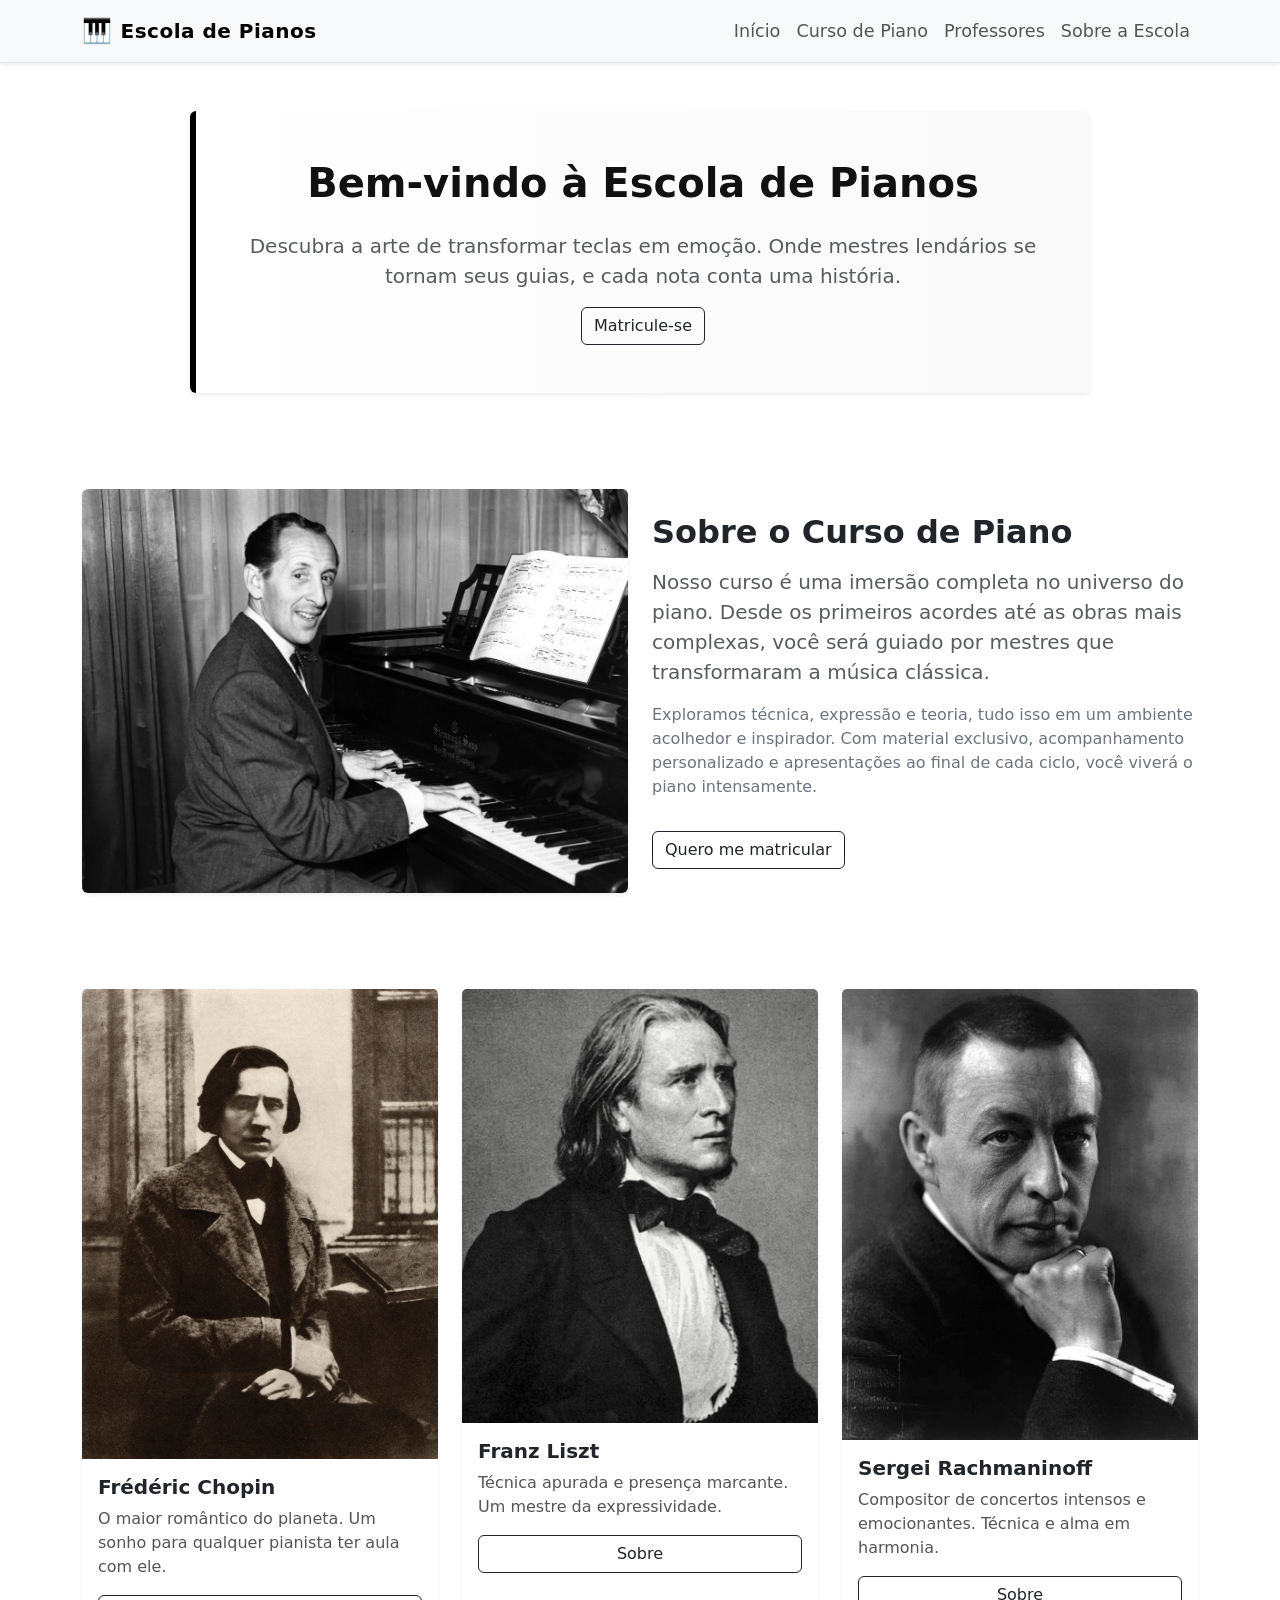
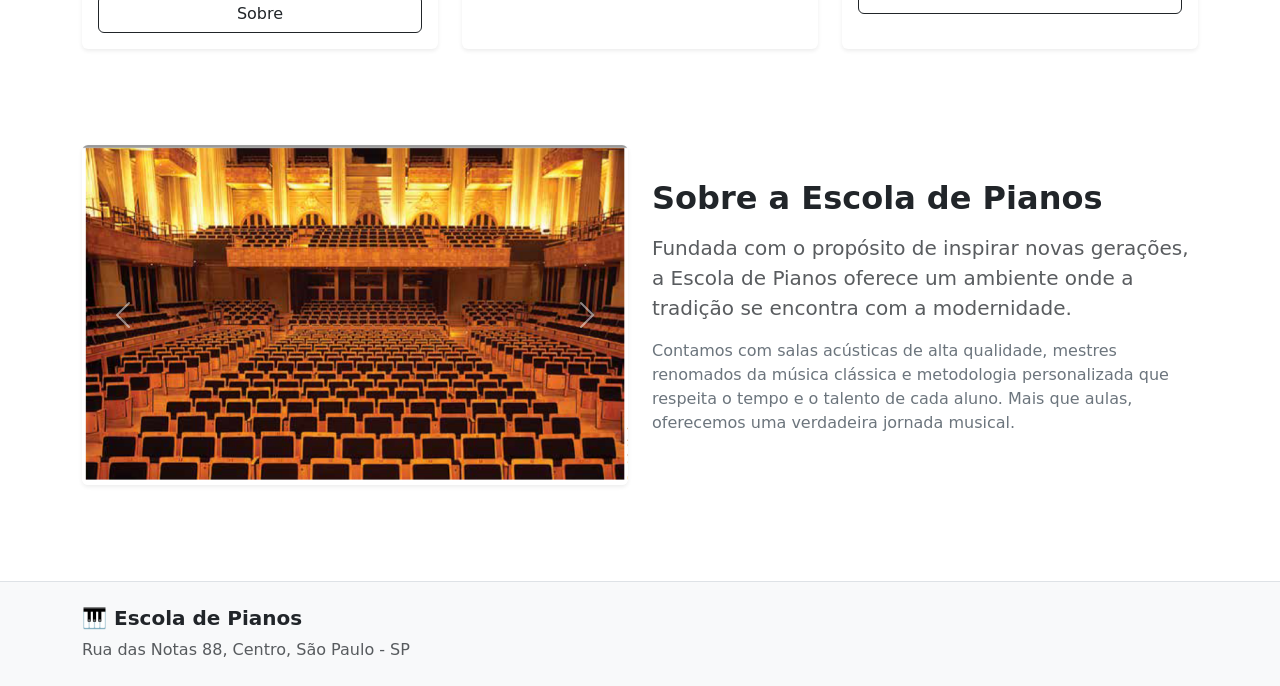
<file: index.html>
<!DOCTYPE html>
<html lang="pt-br">
<head>
  <meta charset="UTF-8">
  <meta name="viewport" content="width=device-width, initial-scale=1.0">
  <title>Escola de Pianos</title>
  <link rel="stylesheet" href="style.css">
  <link href="https://cdn.jsdelivr.net/npm/bootstrap@5.3.3/dist/css/bootstrap.min.css" rel="stylesheet">
  <style>
    html {
      scroll-behavior: smooth;
    }
  </style>
</head>
<body>

  
  <nav class="navbar navbar-expand-lg navbar-light bg-light shadow-sm">
    <div class="container d-flex justify-content-between align-items-center">
      <a class="navbar-brand fw-bold d-flex align-items-center" href="#">
        <span class="me-2 fs-4">🎹</span> Escola de Pianos
      </a>
  
    
  
      <button class="navbar-toggler" type="button" data-bs-toggle="collapse"
              data-bs-target="#navbarNav" aria-controls="navbarNav"
              aria-expanded="false" aria-label="Toggle navigation">
        <span class="navbar-toggler-icon"></span>
      </button>
      
      <div class="collapse navbar-collapse" id="navbarNav">
        <ul class="navbar-nav ms-auto">
          <li class="nav-item">
            <a class="nav-link" href="index.html">Início</a>
          </li>
          <li class="nav-item">
            <a class="nav-link" href="#curso">Curso de Piano</a>
          </li>
          <li class="nav-item">
            <a class="nav-link" href="#professores">Professores</a>
          </li>
          <li class="nav-item">
            <a class="nav-link" href="#sobre">Sobre a Escola</a>
          </li>
         
        
          
          </li>
        </ul>
      </div>
    </div>
  </nav>
  <section class="container my-5">
    <div class="hero-box p-5 rounded text-center shadow-sm">
      <h1 class="display-5 fw-bold mb-4">Bem-vindo à Escola de Pianos</h1>
      <p class="lead text-muted">
        Descubra a arte de transformar teclas em emoção. Onde mestres lendários se tornam seus guias, e cada nota conta uma história.
      </p>
      <button class="btn btn-outline-dark w-60" data-bs-toggle="modal" data-bs-target="#formModal">Matricule-se</button>
    </div>
  </section>
  <section id="curso" class="container py-5">
    <div class="row align-items-center">
      <div class="col-md-6">
        <img src="./img/piano-curso.png" alt="Curso de Piano" class="img-fluid rounded shadow-sm">
      </div>
      <div class="col-md-6 mt-4 mt-md-0">
        <h2 class="fw-bold mb-3">Sobre o Curso de Piano</h2>
        <p class="lead text-muted">
          Nosso curso é uma imersão completa no universo do piano. Desde os primeiros acordes até as obras mais complexas, você será guiado por mestres que transformaram a música clássica.
        </p>
        <p class="text-secondary">
          Exploramos técnica, expressão e teoria, tudo isso em um ambiente acolhedor e inspirador. Com material exclusivo, acompanhamento personalizado e apresentações ao final de cada ciclo, você viverá o piano intensamente.
        </p>
        <button type="button" class="btn btn-outline-dark mt-3" data-bs-toggle="modal" data-bs-target="#formModal">
          Quero me matricular
        </button>
        
      </div>
    </div>
  </section>
  <section id="professores" class="container py-5">
    <div class="row g-4 justify-content-center">
      <div class="col-md-4 col-sm-6">
        <div class="card h-100 border-0 shadow-sm">
          <img src="./img/chopin.png" class="card-img-top" alt="Frédéric Chopin">
          <div class="card-body">
            <h5 class="card-title">Frédéric Chopin</h5>
            <p class="card-text">O maior romântico do planeta. Um sonho para qualquer pianista ter aula com ele.</p>
            <a href="chopin.html" class="btn btn-outline-dark w-100">Sobre</a>
          </div>
        </div>
      </div>

      <div class="col-md-4 col-sm-6">
        <div class="card h-100 border-0 shadow-sm">
          <img src="./img/lizst.png" class="card-img-top" alt="Franz Liszt">
          <div class="card-body">
            <h5 class="card-title">Franz Liszt</h5>
            <p class="card-text">Técnica apurada e presença marcante. Um mestre da expressividade.</p>
            <a href="liszt.html" class="btn btn-outline-dark w-100">Sobre</a>
          </div>
        </div>
      </div>

      <div class="col-md-4 col-sm-6">
        <div class="card h-100 border-0 shadow-sm">
          <img src="./img/rachmaninoff.png" class="card-img-top" alt="Sergei Rachmaninoff">
          <div class="card-body">
            <h5 class="card-title">Sergei Rachmaninoff</h5>
            <p class="card-text">Compositor de concertos intensos e emocionantes. Técnica e alma em harmonia.</p>
            <a href="rach.html" class="btn btn-outline-dark w-100">Sobre</a>
          </div>
        </div>
      </div>
    </div>
  </section>
  <script src="https://cdn.jsdelivr.net/npm/bootstrap@5.3.3/dist/js/bootstrap.bundle.min.js"></script>
  <div class="modal fade" id="formModal" tabindex="-1" aria-labelledby="formModalLabel" aria-hidden="true">
    <div class="modal-dialog">
      <div class="modal-content shadow">
        <div class="modal-header">
          <h5 class="modal-title" id="formModalLabel">Matricule-se</h5>
          <button type="button" class="btn-close" data-bs-dismiss="modal" aria-label="Fechar"></button>
        </div>
        <div class="modal-body">
          <form>
            <div class="mb-3">
              <label for="nome" class="form-label">Nome</label>
              <input type="text" class="form-control" id="nome" placeholder="Seu nome" required>
            </div>
            <div class="mb-3">
              <label for="email" class="form-label">E-mail</label>
              <input type="email" class="form-control" id="email" placeholder="seuemail@exemplo.com" required>
            </div>
            <div class="mb-3">
              <label for="mensagem" class="form-label">Mensagem</label>
              <textarea class="form-control" id="mensagem" rows="3" placeholder="Digite sua mensagem..." required></textarea>
            </div>
            <button type="submit" class="btn btn-dark w-100">Enviar</button>
          </form>
        </div>
      </div>
    </div>
  </div>
  
  <section id="sobre" class="container py-5">
    <div class="row align-items-center">
      <div class="col-md-6 mb-4 mb-md-0">
        <div id="carouselEscola" class="carousel slide shadow-sm rounded" data-bs-ride="carousel">
          <div class="carousel-inner rounded">
            <div class="carousel-item active">
              <img src="./img/escola4.png" class="d-block w-100" alt="Sala de aula 1">
            </div>
            <div class="carousel-item">
              <img src="./img/escola2.png" class="d-block w-100" alt="Sala de aula 2">
            </div>
            <div class="carousel-item">
              <img src="./img/escola3.png" class="d-block w-100" alt="Apresentação de alunos">
            </div>
          </div>
          <button class="carousel-control-prev" type="button" data-bs-target="#carouselEscola" data-bs-slide="prev">
            <span class="carousel-control-prev-icon" aria-hidden="true"></span>
          </button>
          <button class="carousel-control-next" type="button" data-bs-target="#carouselEscola" data-bs-slide="next">
            <span class="carousel-control-next-icon" aria-hidden="true"></span>
          </button>
        </div>
      </div>
      <div class="col-md-6">
        <h2 class="fw-bold mb-3">Sobre a Escola de Pianos</h2>
        <p class="lead text-muted">
          Fundada com o propósito de inspirar novas gerações, a Escola de Pianos oferece um ambiente onde a tradição se encontra com a modernidade. 
        </p>
        <p class="text-secondary">
          Contamos com salas acústicas de alta qualidade, mestres renomados da música clássica e metodologia personalizada que respeita o tempo e o talento de cada aluno. Mais que aulas, oferecemos uma verdadeira jornada musical.
        </p>
      </div>
    </div>
  </section>
  <footer class="bg-light text-center text-lg-start border-top mt-5">
    <div class="container py-4">
      <div class="row align-items-center justify-content-between">
  
        <div class="col-md-4 text-md-start mb-3 mb-md-0">
          <h5 class="fw-bold">🎹 Escola de Pianos</h5>
          <p class="mb-0 text-muted">Rua das Notas 88, Centro, São Paulo - SP</p>
        </div>
  
        <div class="col-md-4 text-md-end">
          <a href="https://www.instagram.com" target="_blank" class="text-dark me-3">
            <i class="bi bi-instagram fs-4"></i>
          </a>
          <a href="https://wa.me/5511999999999" target="_blank" class="text-dark">
            <i class="bi bi-whatsapp fs-4"></i>
          </a>
        </div>
  
      </div>
    </div>
  </footer>
</body>
</html>
</file>
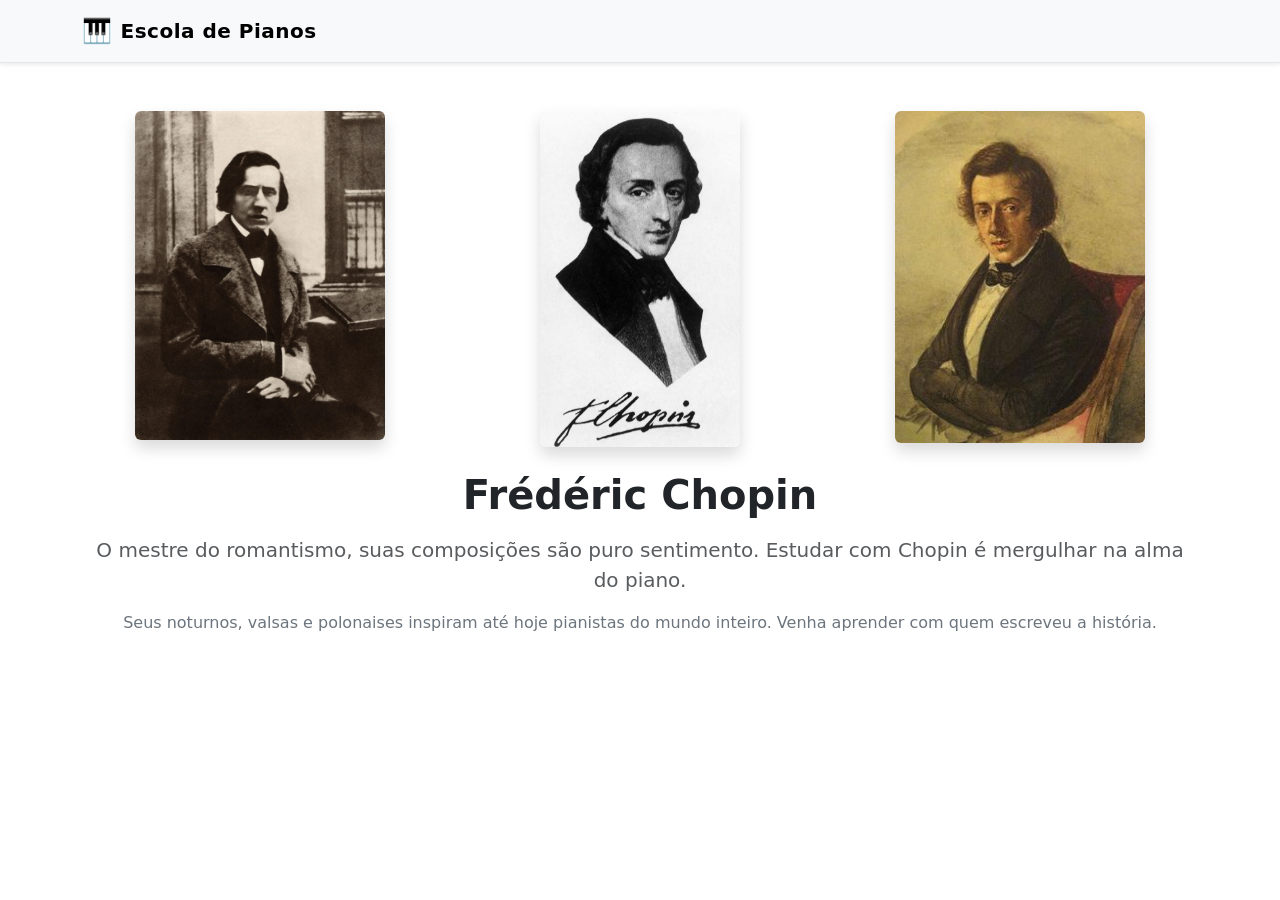
<file: chopin.html>
<!DOCTYPE html>
<html lang="pt-br">
<head>
  <meta charset="UTF-8" />
  <meta name="viewport" content="width=device-width, initial-scale=1.0" />
  <title>Frédéric Chopin - Escola de Pianos</title>
  <link rel="stylesheet" href="style.css" />
  <link href="https://cdn.jsdelivr.net/npm/bootstrap@5.3.3/dist/css/bootstrap.min.css" rel="stylesheet" />
</head>
<body>
    <nav class="navbar navbar-expand-lg navbar-light bg-light shadow-sm">
        <div class="container">
          <a class="navbar-brand fw-bold d-flex align-items-center" href="index.html">
            <span class="me-2 fs-4">🎹</span> Escola de Pianos
          </a>
         
          <button class="navbar-toggler" type="button" data-bs-toggle="collapse"
                  data-bs-target="#navbarNav" aria-controls="navbarNav"
                  aria-expanded="false" aria-label="Toggle navigation">
            <span class="navbar-toggler-icon"></span>
          </button>
          
        </div>
      </nav>
      <section class="container my-5 text-center">
        <div class="row justify-content-center g-4 mb-4">
          <div class="col-md-4 col-sm-6">
            <img src="./img/chopin.png" class="img-fluid rounded shadow" style="max-width: 70%;" alt="Chopin 1">
          </div>
          <div class="col-md-4 col-sm-6">
            <img src="./img/chopin6.png" class="img-fluid rounded shadow" style="max-width: 56%;" alt="Chopin 2">
          </div>
          <div class="col-md-4 col-sm-6">
            <img src="./img/chopin4.png" class="img-fluid rounded shadow" style="max-width: 70%;" alt="Chopin 3">
          </div>
        </div>
        
        <h1 class="fw-bold">Frédéric Chopin</h1>
        <p class="lead mt-3 text-muted">
          O mestre do romantismo, suas composições são puro sentimento. Estudar com Chopin é mergulhar na alma do piano.
        </p>
        <p class="text-secondary">
          Seus noturnos, valsas e polonaises inspiram até hoje pianistas do mundo inteiro. Venha aprender com quem escreveu a história.
        </p>
      </section>
</body>
</html>
</file>
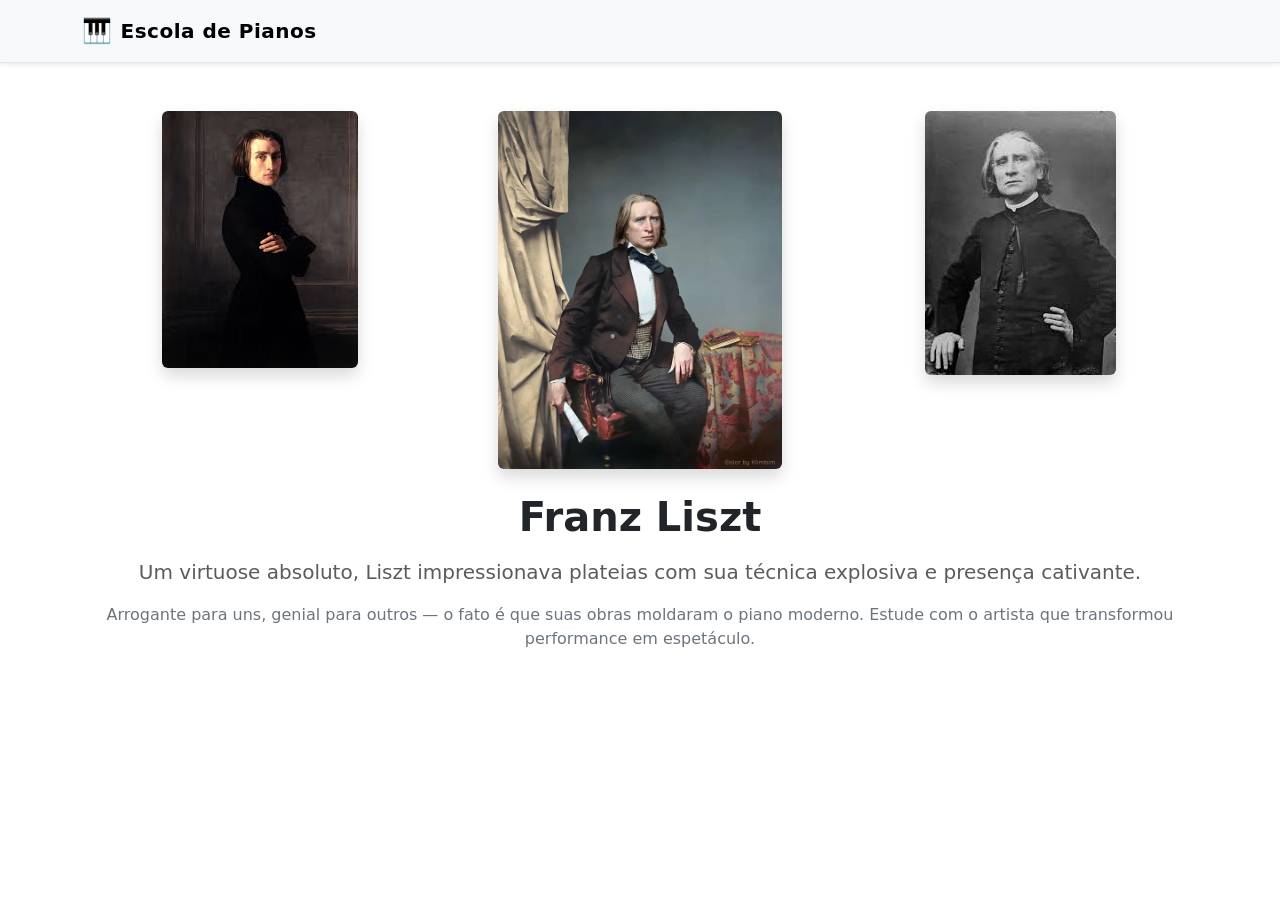
<file: liszt.html>
<!DOCTYPE html>
<html lang="pt-br">
<head>
  <meta charset="UTF-8" />
  <meta name="viewport" content="width=device-width, initial-scale=1.0" />
  <title>Franz Liszt - Escola de Pianos</title>
  <link rel="stylesheet" href="style.css" />
  <link href="https://cdn.jsdelivr.net/npm/bootstrap@5.3.3/dist/css/bootstrap.min.css" rel="stylesheet" />
</head>
<body>
    <nav class="navbar navbar-expand-lg navbar-light bg-light shadow-sm">
        <div class="container">
          <a class="navbar-brand fw-bold d-flex align-items-center" href="index.html">
            <span class="me-2 fs-4">🎹</span> Escola de Pianos
          </a>
         
          <button class="navbar-toggler" type="button" data-bs-toggle="collapse"
                  data-bs-target="#navbarNav" aria-controls="navbarNav"
                  aria-expanded="false" aria-label="Toggle navigation">
            <span class="navbar-toggler-icon"></span>
          </button>
          
        </div>
      </nav>

      <section class="container my-5 text-center">
        <div class="row justify-content-center g-4 mb-4">
          <div class="col-md-4 col-sm-6">
            <img src="./img/liszt1.png" class="img-fluid rounded shadow" style="max-width: 100%;" alt="Liszt 1">
          </div>
          <div class="col-md-4 col-sm-6">
            <img src="./img/liszt4.png" class="img-fluid rounded shadow" style="max-width: 80%;" alt="Liszt 2">
          </div>
          <div class="col-md-4 col-sm-6">
            <img src="./img/liszt5.png" class="img-fluid rounded shadow" style="max-width: 100%;" alt="Liszt 3">
          </div>
        </div>
        
        <h1 class="fw-bold">Franz Liszt</h1>
<p class="lead mt-3 text-muted">
  Um virtuose absoluto, Liszt impressionava plateias com sua técnica explosiva e presença cativante. 
</p>
<p class="text-secondary">
  Arrogante para uns, genial para outros — o fato é que suas obras moldaram o piano moderno. Estude com o artista que transformou performance em espetáculo.
</p>
      </section>
</body>
</html>
</file>
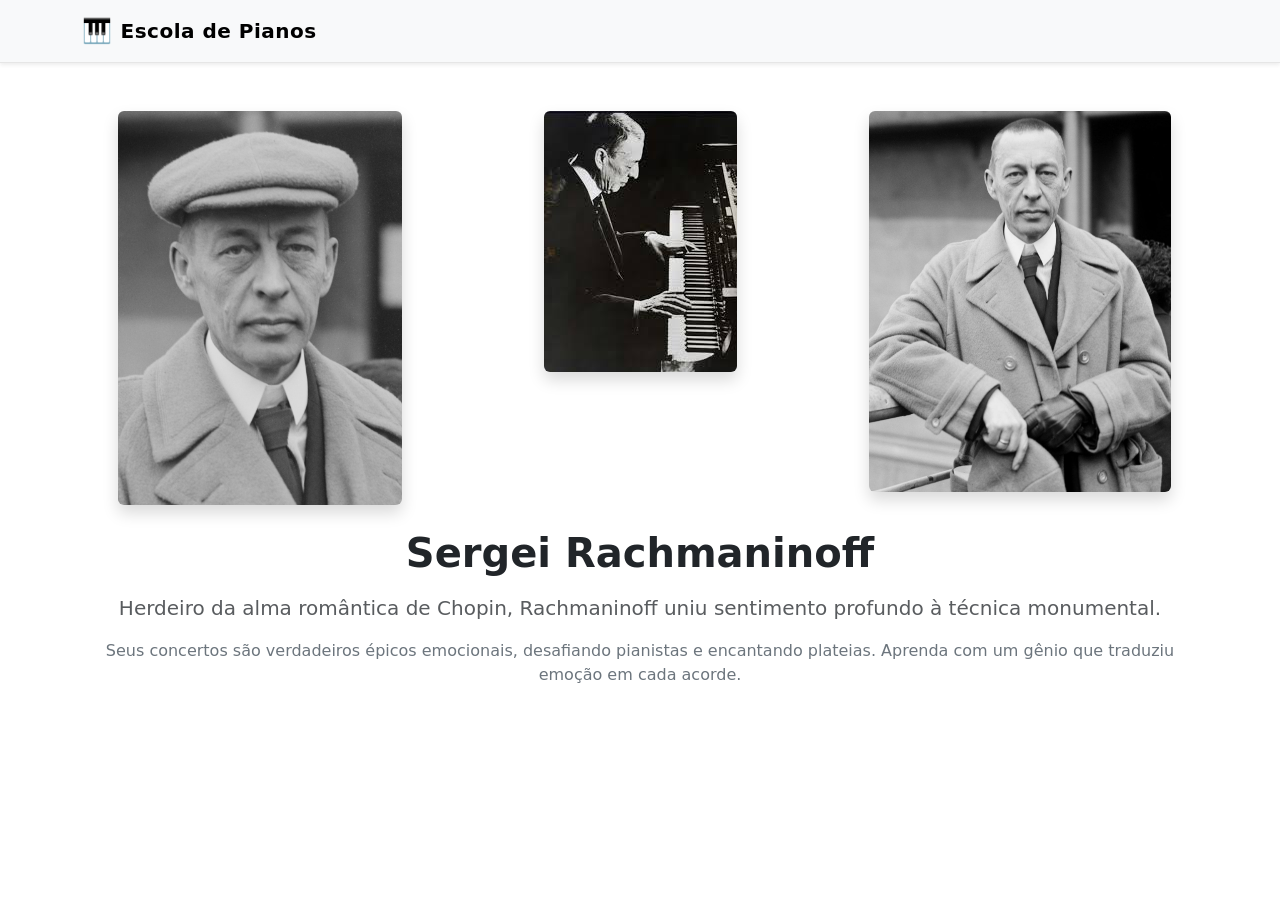
<file: rach.html>
<!DOCTYPE html>
<html lang="pt-br">
<head>
  <meta charset="UTF-8" />
  <meta name="viewport" content="width=device-width, initial-scale=1.0" />
  <title>Sergei Rachmaninoff - Escola de Pianos</title>
  <link rel="stylesheet" href="style.css" />
  <link href="https://cdn.jsdelivr.net/npm/bootstrap@5.3.3/dist/css/bootstrap.min.css" rel="stylesheet" />
</head>
<body>
    <nav class="navbar navbar-expand-lg navbar-light bg-light shadow-sm">
        <div class="container">
          <a class="navbar-brand fw-bold d-flex align-items-center" href="index.html">
            <span class="me-2 fs-4">🎹</span> Escola de Pianos
          </a>
         
          <button class="navbar-toggler" type="button" data-bs-toggle="collapse"
                  data-bs-target="#navbarNav" aria-controls="navbarNav"
                  aria-expanded="false" aria-label="Toggle navigation">
            <span class="navbar-toggler-icon"></span>
          </button>
          
        </div>
      </nav>
      
            
                  <section class="container my-5 text-center">
                    <div class="row justify-content-center g-4 mb-4">
                      <div class="col-md-4 col-sm-6">
                        <img src="./img/rach.png" class="img-fluid rounded shadow" style="max-width: 80%;" alt="Liszt 1">
                      </div>
                      <div class="col-md-4 col-sm-6">
                        <img src="./img/rach2.png" class="img-fluid rounded shadow" style="max-width: 100%;" alt="Liszt 2">
                      </div>
                      <div class="col-md-4 col-sm-6">
                        <img src="./img/rach1.png" class="img-fluid rounded shadow" style="max-width: 85%;" alt="Liszt 3">
                      </div>
                    </div>
                    
                    <h1 class="fw-bold">Sergei Rachmaninoff</h1>
                    <p class="lead mt-3 text-muted">
                      Herdeiro da alma romântica de Chopin, Rachmaninoff uniu sentimento profundo à técnica monumental.
                    </p>
                    <p class="text-secondary">
                      Seus concertos são verdadeiros épicos emocionais, desafiando pianistas e encantando plateias. Aprenda com um gênio que traduziu emoção em cada acorde.
                    </p>
    </section>
      
</body>
</html>
</file>
<file: style.css>
.navbar {
    background-color: #fdfdfd;
    padding: 0.9rem 1.5rem;
    border-bottom: 1px solid #e6e6e6;
  }
  
  .navbar-brand {
    font-size: 1.7rem;
    color: #0080ff;
    letter-spacing: 0.5px;
    transition: color 0.3s ease;
  }
  
  .navbar-brand:hover {
    color: #000;
  }
  
  .navbar-nav .nav-link {
    font-size: 1.1rem;
    color: #555;
    padding: 10px 16px;
    transition: all 0.3s ease;
    border-radius: 4px;
  }
  
  .navbar-nav .nav-link:hover,
  .navbar-nav .nav-link.active {
    color: #fff;
    background-color: #212529; 
  }
  
  
  .navbar-toggler {
    border: none;
  }
  
  .navbar-toggler-icon {
    background-image: url("data:image/svg+xml,%3csvg xmlns='http://www.w3.org/2000/svg' fill='%23212529' viewBox='0 0 30 30'%3e%3cpath stroke='rgba(33, 37, 41, 1)' stroke-linecap='round' stroke-miterlimit='10' stroke-width='2' d='M4 7h22M4 15h22M4 23h22'/%3e%3c/svg%3e");
  }
  
 
  @media (max-width: 992px) {
    .navbar-nav {
      text-align: center;
      padding-top: 1rem;
    }
  }
body {
    font-family: 'Segoe UI', sans-serif;
    background-color: #f9f9f9;
    color: #333;
  }
  
  .navbar-brand {
    font-size: 1.5rem;
  }
  
  .card {
    border-radius: 12px;
    transition: transform 0.2s ease, box-shadow 0.2s ease;
  }
  
  .card:hover {
    transform: translateY(-5px);
    box-shadow: 0 10px 20px rgba(0,0,0,0.08);
  }
  
  .card-title {
    font-weight: 600;
    margin-bottom: 0.75rem;
  }
  
  .card-text {
    font-size: 1rem;
    color: #555;
  }
  
  .btn-outline-dark {
    border-radius: 20px;
    padding: 8px 16px;
    font-size: 0.9rem;
  }
  
  @media (max-width: 768px) {
    .navbar-nav {
      text-align: center;
    }
  }
  .hero-box {
    background: linear-gradient(to right, #ffffff, #f9f9f9);
    border-left: 6px solid #000;
    max-width: 900px;
    margin: 0 auto;
    transition: all 0.3s ease;
  }
  
  .hero-box:hover {
    transform: scale(1.01);
    box-shadow: 0 12px 25px rgba(0, 0, 0, 0.05);
  }
  
  .hero-box h1 {
    font-size: 2.5rem;
    color: #111;
  }
  
  .hero-box p {
    font-size: 1.25rem;
    color: #555;
  }
  #curso img {
    transition: transform 0.3s ease;
  }
  #curso img:hover {
    transform: scale(1.02);
  }
</file>
